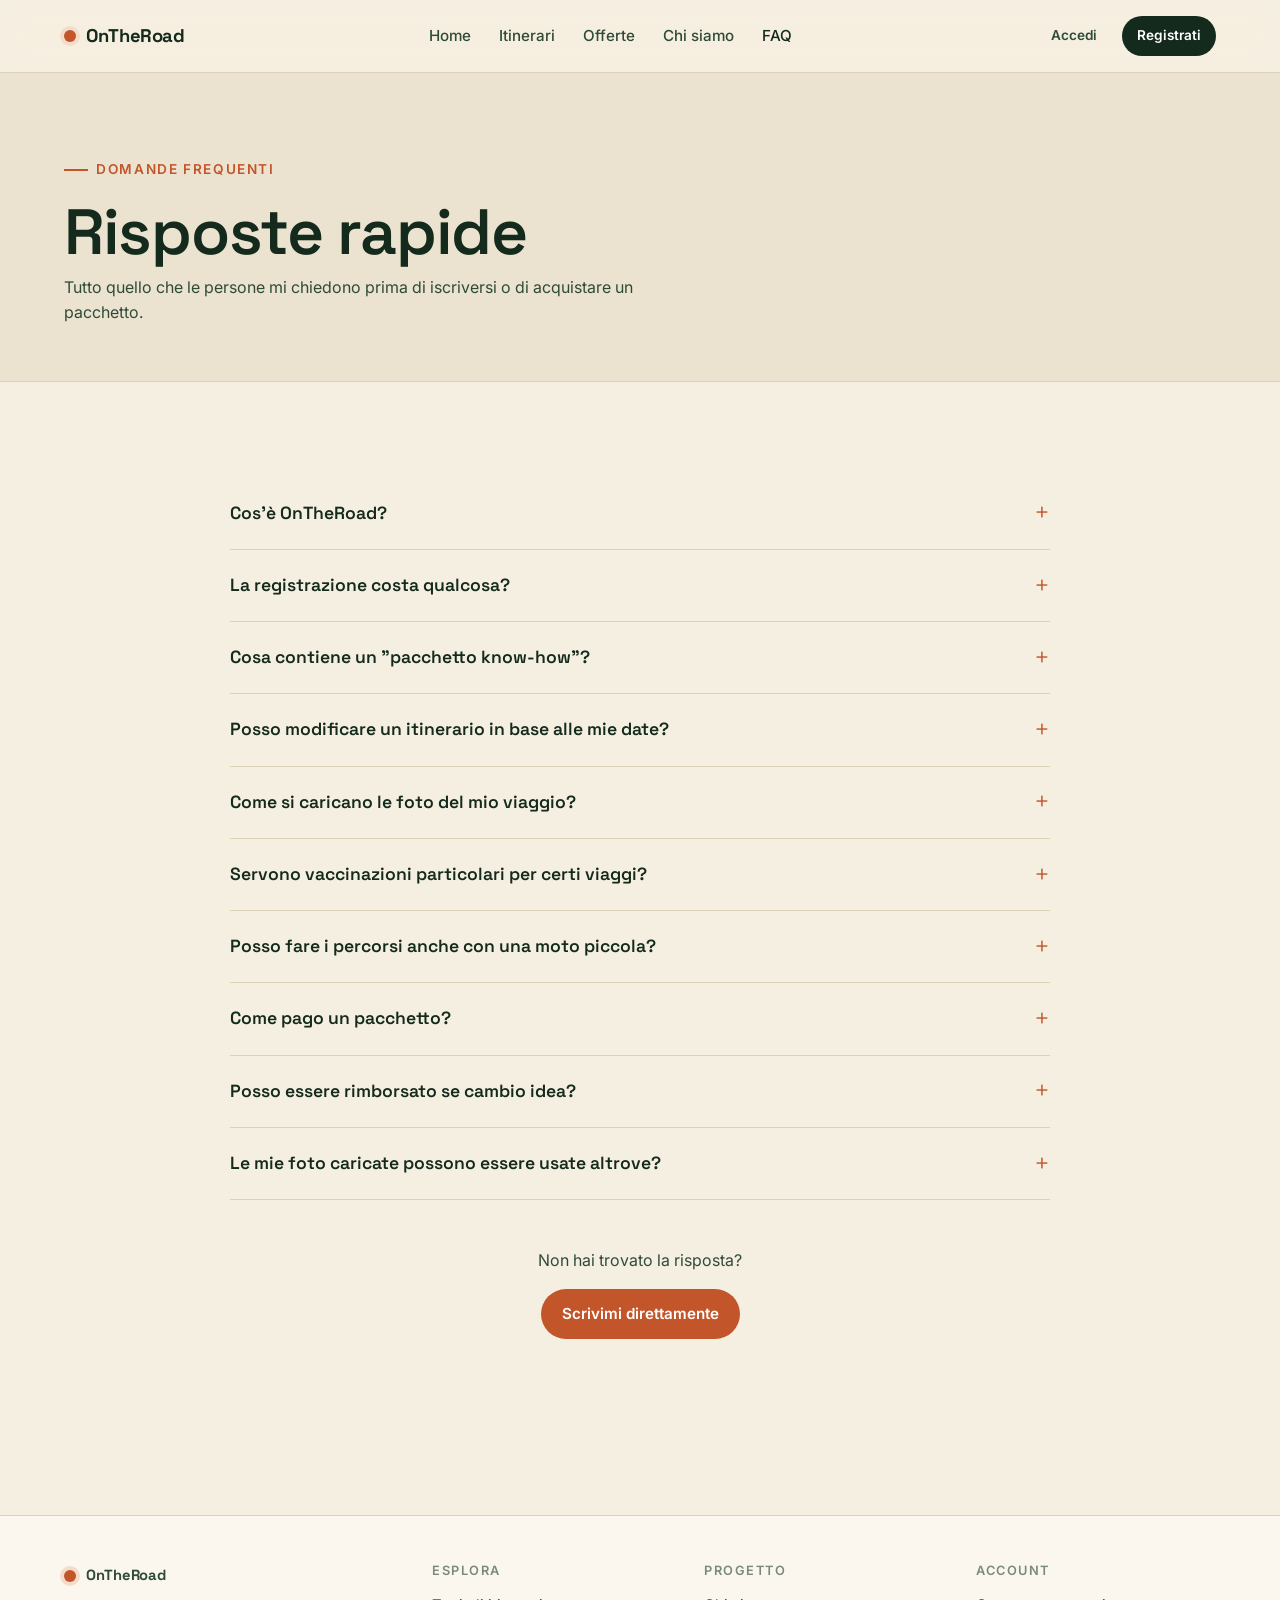
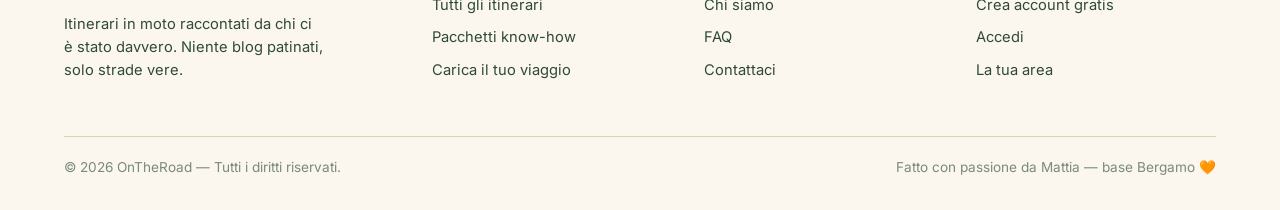
<file: frontend/faq.html>
<!doctype html>
<html lang="it">
<head>
  <meta charset="utf-8" />
  <meta name="viewport" content="width=device-width, initial-scale=1" />
  <title>FAQ — OnTheRoad</title>
  <link rel="preconnect" href="https://fonts.googleapis.com" />
  <link rel="preconnect" href="https://fonts.gstatic.com" crossorigin />
  <link href="https://fonts.googleapis.com/css2?family=Inter:wght@400;500;600;700&family=Space+Grotesk:wght@500;600;700&display=swap" rel="stylesheet" />
  <link rel="stylesheet" href="styles.css" />
</head>
<body>

  <section class="page-header">
    <div class="container">
      <span class="eyebrow">Domande frequenti</span>
      <h1>Risposte rapide</h1>
      <p>Tutto quello che le persone mi chiedono prima di iscriversi o di acquistare un pacchetto.</p>
    </div>
  </section>

  <section class="section">
    <div class="container">
      <div class="faq-list">

        <details class="faq-item">
          <summary class="faq-q">Cos'è OnTheRoad?</summary>
          <div class="faq-a">
            È una raccolta di itinerari in moto che ho fatto realmente, condivisi con foto, tappe, mezzi usati, hotel testati e km/ore tra una tappa e l'altra. Gli iscritti possono anche caricare i propri viaggi.
          </div>
        </details>

        <details class="faq-item">
          <summary class="faq-q">La registrazione costa qualcosa?</summary>
          <div class="faq-a">
            No. Iscriversi è gratis: ti permette di salvare gli itinerari che ti interessano, vedere foto in alta risoluzione e caricare i tuoi viaggi.
          </div>
        </details>

        <details class="faq-item">
          <summary class="faq-q">Cosa contiene un "pacchetto know-how"?</summary>
          <div class="faq-a">
            Per ogni tappa: km e ore di guida, mezzi consigliati con prezzo e durata, hotel/alloggi testati, cosa visitare, documenti necessari, vaccinazioni obbligatorie/consigliate, file GPX e i miei contatti locali. Il tutto in un PDF + cartella scaricabile.
          </div>
        </details>

        <details class="faq-item">
          <summary class="faq-q">Posso modificare un itinerario in base alle mie date?</summary>
          <div class="faq-a">
            Sì. Il pacchetto "Su misura" include una videocall di pianificazione in cui adattiamo insieme tappe e durate al tuo calendario reale.
          </div>
        </details>

        <details class="faq-item">
          <summary class="faq-q">Come si caricano le foto del mio viaggio?</summary>
          <div class="faq-a">
            Dalla tua area profilo trovi il pulsante "Carica itinerario": dai un nome al viaggio, aggiungi le tappe (km, ore, mezzi, foto, note) e pubblichi. È gratis e gli altri iscritti potranno consultarlo.
          </div>
        </details>

        <details class="faq-item">
          <summary class="faq-q">Servono vaccinazioni particolari per certi viaggi?</summary>
          <div class="faq-a">
            Dipende dal paese. Per Marocco, Balcani fuori UE e simili sono utili tetano e epatite A; per Asia/Africa varia molto. Ogni itinerario ha la sezione dedicata con le vaccinazioni consigliate o obbligatorie.
          </div>
        </details>

        <details class="faq-item">
          <summary class="faq-q">Posso fare i percorsi anche con una moto piccola?</summary>
          <div class="faq-a">
            Quasi sempre sì. La difficoltà nei filtri (Facile/Media/Avanzata) tiene conto anche del tipo di moto consigliata. Per i passi alpini o l'Atlante è meglio un mezzo da almeno 500cc, ma ho fatto la riviera albanese con 300cc senza problemi.
          </div>
        </details>

        <details class="faq-item">
          <summary class="faq-q">Come pago un pacchetto?</summary>
          <div class="faq-a">
            Dopo aver inviato la richiesta dalla pagina Offerte ricevi via email un link di pagamento sicuro (carta o PayPal). Una volta confermato, ti arriva il pacchetto in 24h.
          </div>
        </details>

        <details class="faq-item">
          <summary class="faq-q">Posso essere rimborsato se cambio idea?</summary>
          <div class="faq-a">
            Sì, sui pacchetti "Su misura" entro 7 giorni dall'acquisto, se non hai ancora ricevuto la videocall. Sui pacchetti standard non è previsto rimborso, ma puoi sostituirlo con un altro itinerario.
          </div>
        </details>

        <details class="faq-item">
          <summary class="faq-q">Le mie foto caricate possono essere usate altrove?</summary>
          <div class="faq-a">
            Restano tue. Caricandole concedi a OnTheRoad il diritto di mostrarle nell'itinerario; non vengono rivendute né usate per pubblicità.
          </div>
        </details>

      </div>

      <div class="center" style="margin-top:48px;">
        <p>Non hai trovato la risposta?</p>
        <a href="chi-siamo.html#contattami" class="btn btn-accent">Scrivimi direttamente</a>
      </div>
    </div>
  </section>

  <script src="app.js"></script>
  <script>
    renderNav("faq");
    renderFooter();
  </script>
</body>
</html>
</file>
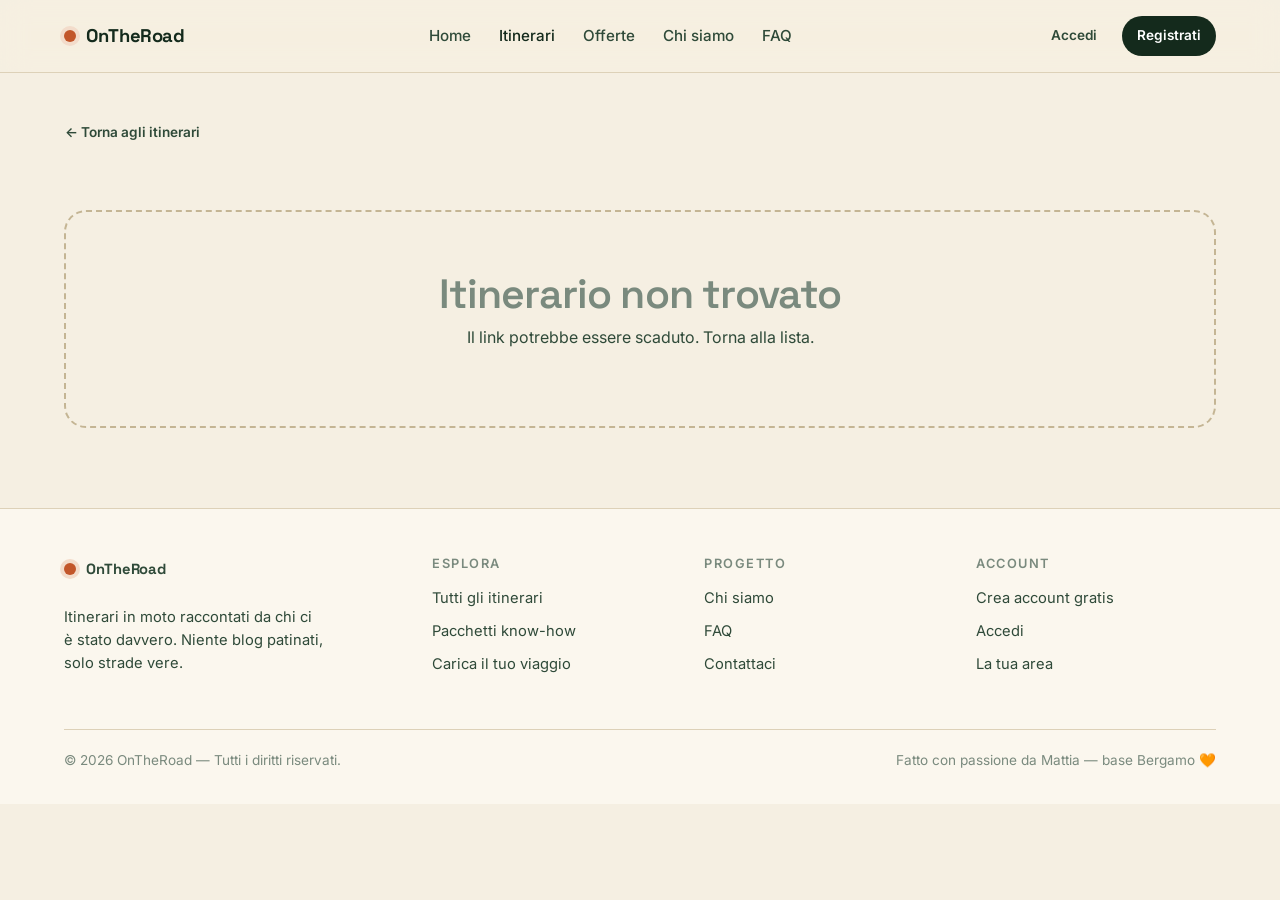
<file: frontend/itinerario.html>
<!doctype html>
<html lang="it">
<head>
  <meta charset="utf-8" />
  <meta name="viewport" content="width=device-width, initial-scale=1" />
  <title>Itinerario — OnTheRoad</title>
  <link rel="preconnect" href="https://fonts.googleapis.com" />
  <link rel="preconnect" href="https://fonts.gstatic.com" crossorigin />
  <link href="https://fonts.googleapis.com/css2?family=Inter:wght@400;500;600;700&family=Space+Grotesk:wght@500;600;700&display=swap" rel="stylesheet" />
  <link rel="stylesheet" href="styles.css" />
</head>
<body>

  <main class="container" style="padding-top: 40px;">
    <a href="itinerari.html" class="btn btn-ghost btn-sm" style="padding-left:0; margin-bottom:18px;">← Torna agli itinerari</a>
    <div id="root"></div>
  </main>

  <script src="app.js"></script>
  <script>
    renderNav("itinerari");

    const params = new URLSearchParams(location.search);
    const id = params.get("id");
    const it = id ? Itineraries.byId(id) : null;
    const root = document.getElementById("root");

    if (!it) {
      root.innerHTML = `
        <div class="empty" style="margin-top:40px;">
          <h2 style="margin:0 0 8px;">Itinerario non trovato</h2>
          <p>Il link potrebbe essere scaduto. <a href="itinerari.html">Torna alla lista</a>.</p>
        </div>
      `;
    } else {
      document.title = it.title + " — OnTheRoad";

      const transports = [...new Set(
        (it.stops || []).flatMap((s) => s.transport || [])
      )];

      root.innerHTML = `
        <div class="detail-hero">
          <img src="${it.cover}" alt="${escapeHtml(it.title)}" />
          <div class="detail-hero-overlay">
            <div>
              <span class="badge" style="background:rgba(255,255,255,.16); color:#fff;">${escapeHtml(it.country)}</span>
              <h1 style="margin-top:10px;">${escapeHtml(it.title)}</h1>
              <div class="meta">
                <span>${ICONS.cal} ${escapeHtml(it.duration)}</span>
                <span>${ICONS.road} ${formatKm(it.distance)}</span>
                <span>${ICONS.pin} ${it.stops.length} tappe</span>
                <span>★ ${escapeHtml(it.difficulty || "—")}</span>
              </div>
            </div>
          </div>
        </div>

        <div class="detail-grid">
          <div>
            <h2>Panoramica</h2>
            <p style="font-size:1.05rem; max-width:680px;">${escapeHtml(it.summary)}</p>

            <h2 style="margin-top:48px;">Le tappe</h2>
            <div class="timeline">
              ${(it.stops || []).map((s, idx) => `
                <div class="stop">
                  <div class="stop-head">
                    <span class="stop-num">TAPPA ${String(idx + 1).padStart(2, "0")}</span>
                    <h3>${escapeHtml(s.name)}</h3>
                  </div>
                  <div class="stop-meta">
                    ${s.km ? `<span>${ICONS.road} ${formatKm(s.km)}</span>` : ""}
                    ${s.hours ? `<span>${ICONS.clock} ${escapeHtml(s.hours)}</span>` : ""}
                    ${s.nights ? `<span>${ICONS.bed} ${s.nights} ${s.nights === 1 ? "notte" : "notti"}</span>` : ""}
                  </div>
                  ${s.notes ? `<p>${escapeHtml(s.notes)}</p>` : ""}
                  <div>
                    ${(s.transport || []).map((t) => `<span class="transport-pill">→ ${escapeHtml(t)}</span>`).join("")}
                  </div>
                  ${(s.photos && s.photos.length) ? `
                    <div class="stop-photos">
                      ${s.photos.map((p) => `<img src="${p}" alt="Foto ${escapeHtml(s.name)}" loading="lazy"/>`).join("")}
                    </div>` : ""
                  }
                </div>
              `).join("")}
            </div>

            ${it.tips && it.tips.length ? `
              <h2 style="margin-top:24px;">Consigli pratici</h2>
              <ul style="padding-left: 18px; color: var(--ink-soft);">
                ${it.tips.map((t) => `<li style="margin-bottom:8px;">${escapeHtml(t)}</li>`).join("")}
              </ul>` : ""
            }
          </div>

          <aside class="detail-aside">
            <h3>Riepilogo viaggio</h3>
            <ul>
              <li><span>Paese</span><span><strong>${escapeHtml(it.country)}</strong></span></li>
              <li><span>Durata</span><span><strong>${escapeHtml(it.duration)}</strong></span></li>
              <li><span>Distanza</span><span><strong>${formatKm(it.distance)}</strong></span></li>
              <li><span>Difficoltà</span><span><strong>${escapeHtml(it.difficulty || "—")}</strong></span></li>
              <li><span>Stagione</span><span><strong>${escapeHtml(it.season || "—")}</strong></span></li>
              <li><span>Tappe</span><span><strong>${it.stops.length}</strong></span></li>
            </ul>

            ${transports.length ? `
              <h3 style="margin-top:18px;">Mezzi usati</h3>
              <div>${transports.map((t) => `<span class="transport-pill">${escapeHtml(t)}</span>`).join("")}</div>
            ` : ""}

            ${(it.documents && it.documents.length) ? `
              <h3 style="margin-top:18px;">Documenti</h3>
              <ul>${it.documents.map((d) => `<li><span>${escapeHtml(d)}</span></li>`).join("")}</ul>
            ` : ""}

            ${(it.vaccinations && it.vaccinations.length) ? `
              <h3 style="margin-top:18px;">Vaccinazioni</h3>
              <ul>${it.vaccinations.map((d) => `<li><span>${escapeHtml(d)}</span></li>`).join("")}</ul>
            ` : ""}

            <hr class="divider" />
            <div style="display:flex; align-items:center; justify-content:space-between; margin-bottom:14px;">
              <div>
                <div style="font-family: var(--font-display); font-size: 1.8rem; font-weight: 700;"><small style="font-size:1rem;">da</small> €${PREZZO_MINIMO_PACCHETTO}</div>
                <div class="muted" style="font-size:.85rem;">pacchetti know-how: Essenziale, Completo, Su misura</div>
              </div>
            </div>
            <a href="offerte.html" class="btn btn-accent btn-block">Scegli il pacchetto</a>
            <p class="muted" style="font-size:.8rem; margin: 12px 0 0;">
              Include hotel testati, contatti utili, mezzi consigliati e file GPX.
            </p>
          </aside>
        </div>
      `;
    }

    renderFooter();
  </script>
</body>
</html>
</file>
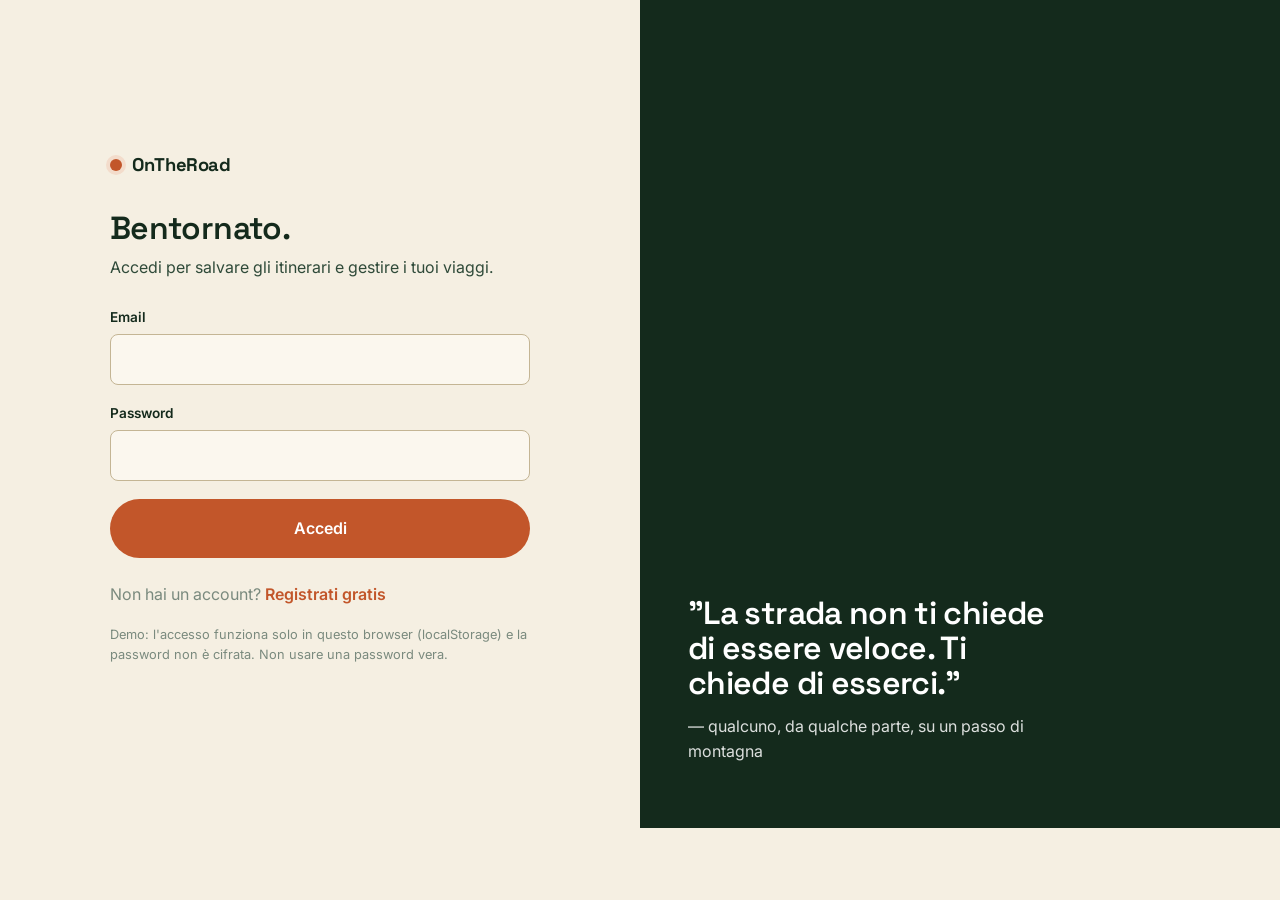
<file: frontend/login.html>
<!doctype html>
<html lang="it">
<head>
  <meta charset="utf-8" />
  <meta name="viewport" content="width=device-width, initial-scale=1" />
  <title>Accedi — OnTheRoad</title>
  <link rel="preconnect" href="https://fonts.googleapis.com" />
  <link rel="preconnect" href="https://fonts.gstatic.com" crossorigin />
  <link href="https://fonts.googleapis.com/css2?family=Inter:wght@400;500;600;700&family=Space+Grotesk:wght@500;600;700&display=swap" rel="stylesheet" />
  <link rel="stylesheet" href="styles.css" />
</head>
<body>

  <main class="auth-shell">
    <div class="auth-form-wrap">
      <div class="auth-form">
        <a href="index.html" class="brand" style="margin-bottom: 32px;">
          <span class="brand-dot"></span> OnTheRoad
        </a>
        <h1>Bentornato.</h1>
        <p class="lead">Accedi per salvare gli itinerari e gestire i tuoi viaggi.</p>

        <form id="loginForm" class="form-stack">
          <div class="field">
            <label for="email">Email</label>
            <input id="email" type="email" required autocomplete="email" />
          </div>
          <div class="field">
            <label for="password">Password</label>
            <input id="password" type="password" required autocomplete="current-password" />
          </div>
          <button type="submit" class="btn btn-accent btn-lg btn-block">Accedi</button>
          <p id="loginError" class="field-error" style="display:none;"></p>
        </form>

        <p style="margin-top:24px;" class="muted">
          Non hai un account? <a href="registrati.html" style="color:var(--accent); font-weight:600;">Registrati gratis</a>
        </p>
        <p class="field-hint" style="margin-top:18px;">
          Demo: l'accesso funziona solo in questo browser (localStorage) e la password non è cifrata.
          Non usare una password vera.
        </p>
      </div>
    </div>
    <div class="auth-art">
      <div class="auth-art-inner">
        <h2>"La strada non ti chiede di essere veloce. Ti chiede di esserci."</h2>
        <p>— qualcuno, da qualche parte, su un passo di montagna</p>
      </div>
    </div>
  </main>

  <script src="app.js"></script>
  <script>
    // se loggato, vai al profilo
    if (Auth.current()) location.href = "profilo.html";

    document.getElementById("loginForm").addEventListener("submit", (e) => {
      e.preventDefault();
      const email = document.getElementById("email").value;
      const password = document.getElementById("password").value;
      const $err = document.getElementById("loginError");
      $err.style.display = "none";
      try {
        Auth.login({ email, password });
        toast("Accesso effettuato!");
        const next = new URLSearchParams(location.search).get("next") || "profilo.html";
        setTimeout(() => (location.href = next), 500);
      } catch (err) {
        $err.textContent = err.message;
        $err.style.display = "block";
      }
    });
  </script>
</body>
</html>
</file>
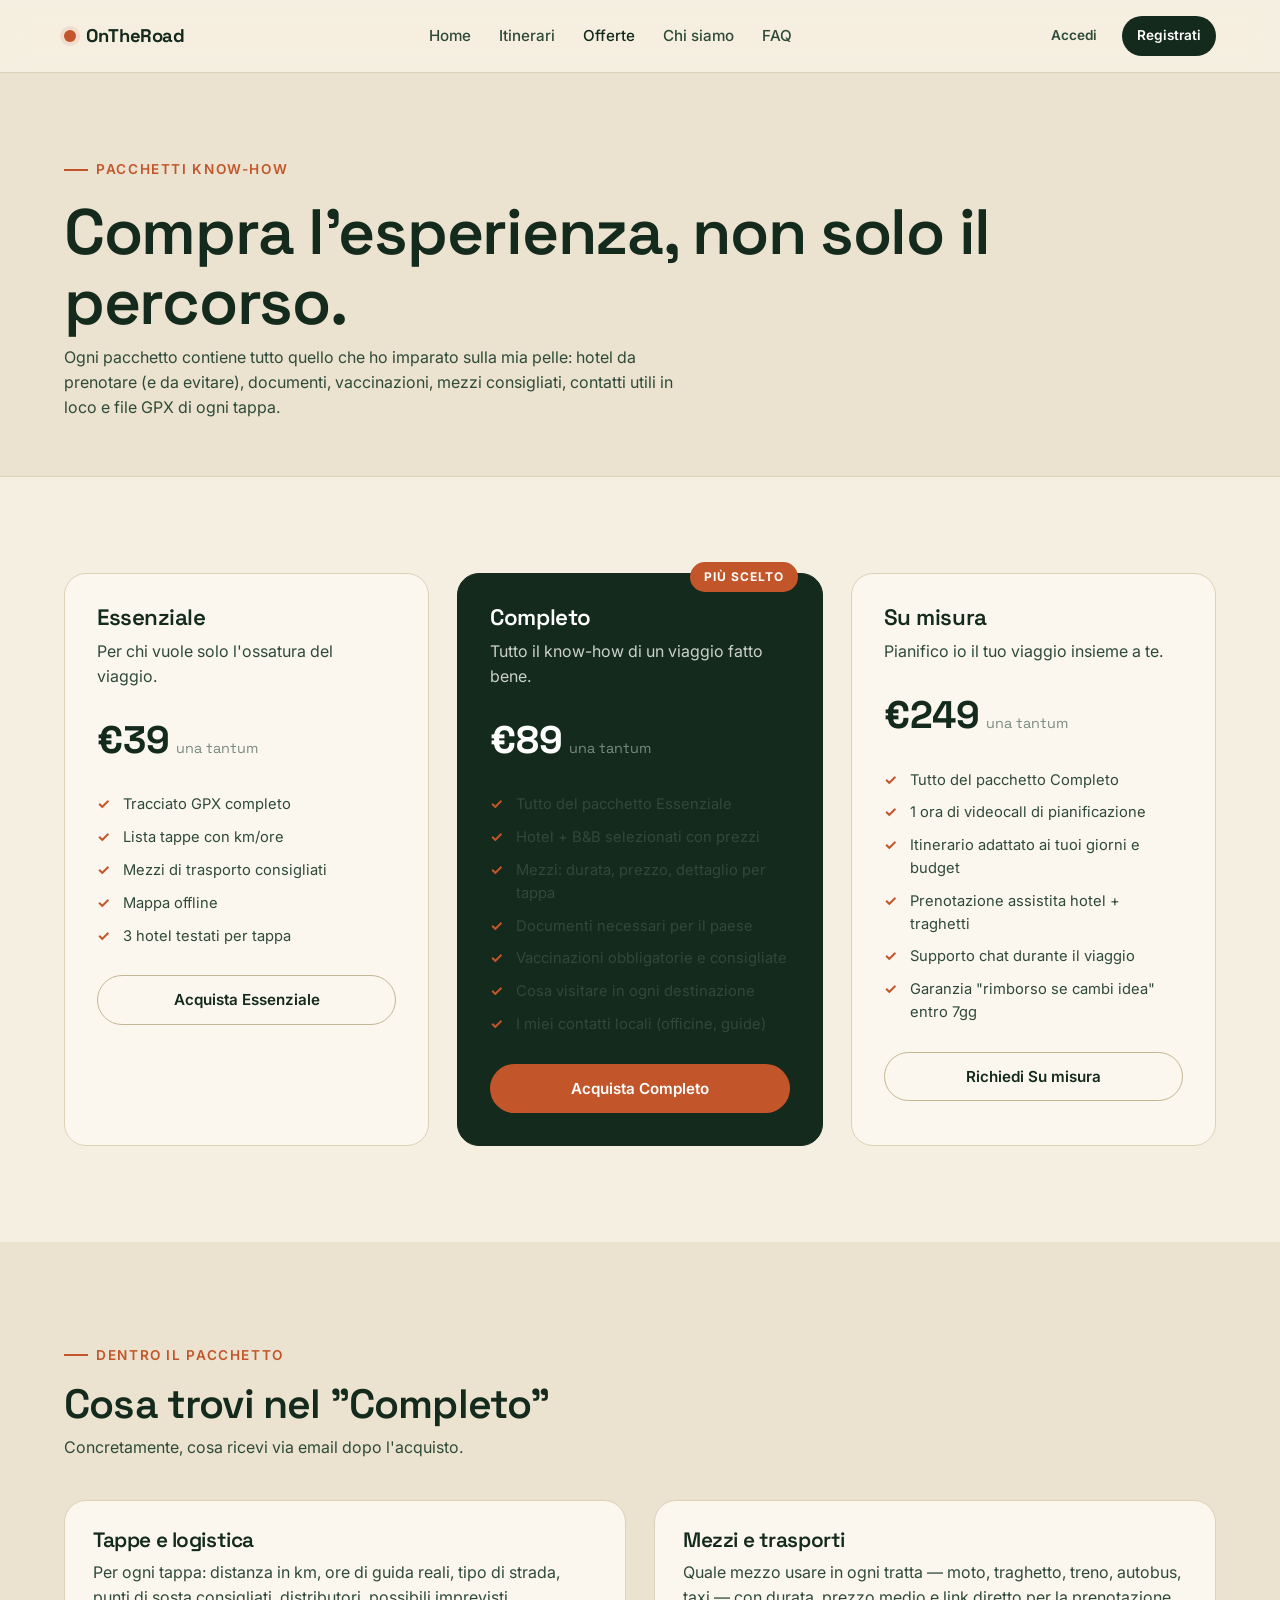
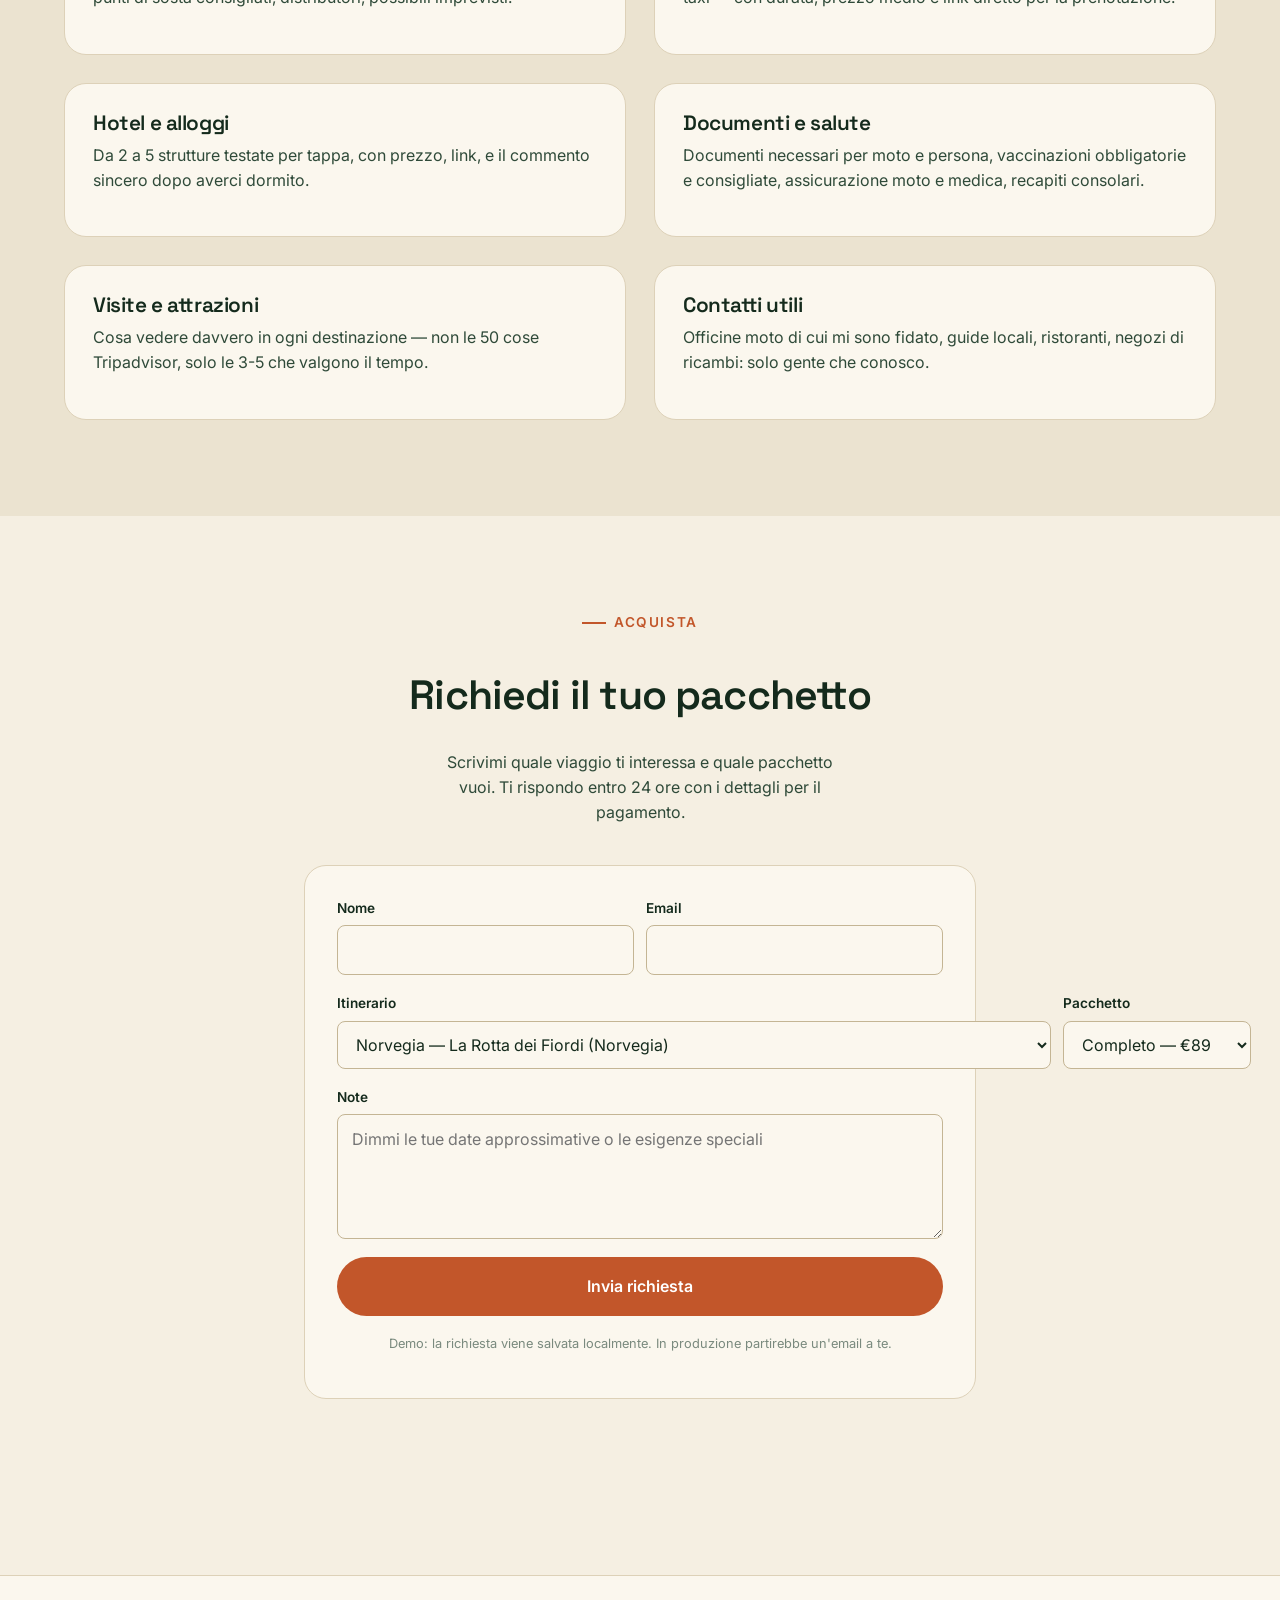
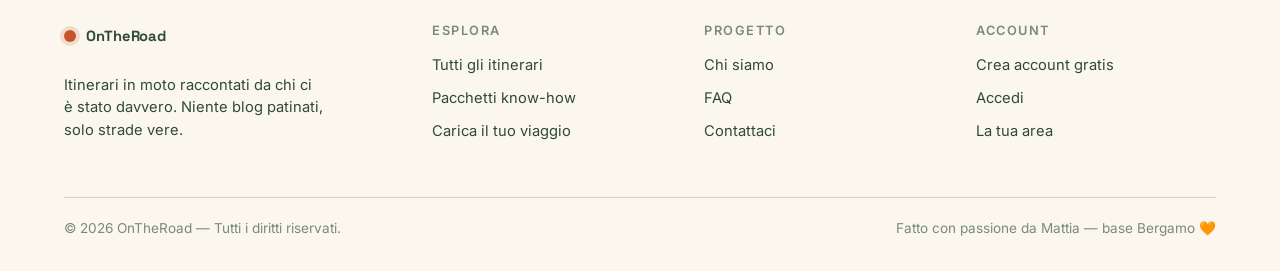
<file: frontend/offerte.html>
<!doctype html>
<html lang="it">
<head>
  <meta charset="utf-8" />
  <meta name="viewport" content="width=device-width, initial-scale=1" />
  <title>Offerte — OnTheRoad</title>
  <link rel="preconnect" href="https://fonts.googleapis.com" />
  <link rel="preconnect" href="https://fonts.gstatic.com" crossorigin />
  <link href="https://fonts.googleapis.com/css2?family=Inter:wght@400;500;600;700&family=Space+Grotesk:wght@500;600;700&display=swap" rel="stylesheet" />
  <link rel="stylesheet" href="styles.css" />
</head>
<body>

  <section class="page-header">
    <div class="container">
      <span class="eyebrow">Pacchetti know-how</span>
      <h1>Compra l'esperienza, non solo il percorso.</h1>
      <p>
        Ogni pacchetto contiene tutto quello che ho imparato sulla mia pelle:
        hotel da prenotare (e da evitare), documenti, vaccinazioni, mezzi
        consigliati, contatti utili in loco e file GPX di ogni tappa.
      </p>
    </div>
  </section>

  <section class="section">
    <div class="container">
      <div class="cards">

        <div class="pkg">
          <h3>Essenziale</h3>
          <p>Per chi vuole solo l'ossatura del viaggio.</p>
          <div class="pkg-price">€39<small>una tantum</small></div>
          <ul>
            <li>Tracciato GPX completo</li>
            <li>Lista tappe con km/ore</li>
            <li>Mezzi di trasporto consigliati</li>
            <li>Mappa offline</li>
            <li>3 hotel testati per tappa</li>
          </ul>
          <a href="#contatto" class="btn btn-outline btn-block">Acquista Essenziale</a>
        </div>

        <div class="pkg pkg-featured">
          <span class="pkg-badge">Più scelto</span>
          <h3>Completo</h3>
          <p>Tutto il know-how di un viaggio fatto bene.</p>
          <div class="pkg-price">€89<small>una tantum</small></div>
          <ul>
            <li>Tutto del pacchetto Essenziale</li>
            <li>Hotel + B&amp;B selezionati con prezzi</li>
            <li>Mezzi: durata, prezzo, dettaglio per tappa</li>
            <li>Documenti necessari per il paese</li>
            <li>Vaccinazioni obbligatorie e consigliate</li>
            <li>Cosa visitare in ogni destinazione</li>
            <li>I miei contatti locali (officine, guide)</li>
          </ul>
          <a href="#contatto" class="btn btn-accent btn-block">Acquista Completo</a>
        </div>

        <div class="pkg">
          <h3>Su misura</h3>
          <p>Pianifico io il tuo viaggio insieme a te.</p>
          <div class="pkg-price">€249<small>una tantum</small></div>
          <ul>
            <li>Tutto del pacchetto Completo</li>
            <li>1 ora di videocall di pianificazione</li>
            <li>Itinerario adattato ai tuoi giorni e budget</li>
            <li>Prenotazione assistita hotel + traghetti</li>
            <li>Supporto chat durante il viaggio</li>
            <li>Garanzia "rimborso se cambi idea" entro 7gg</li>
          </ul>
          <a href="#contatto" class="btn btn-outline btn-block">Richiedi Su misura</a>
        </div>

      </div>
    </div>
  </section>

  <!-- Cosa è incluso -->
  <section class="section section-soft">
    <div class="container">
      <div class="section-head">
        <div>
          <span class="eyebrow">Dentro il pacchetto</span>
          <h2>Cosa trovi nel "Completo"</h2>
          <p>Concretamente, cosa ricevi via email dopo l'acquisto.</p>
        </div>
      </div>

      <div class="cards cards-2">
        <div class="card" style="padding:28px;">
          <h3>Tappe e logistica</h3>
          <p>Per ogni tappa: distanza in km, ore di guida reali, tipo di strada,
             punti di sosta consigliati, distributori, possibili imprevisti.</p>
        </div>
        <div class="card" style="padding:28px;">
          <h3>Mezzi e trasporti</h3>
          <p>Quale mezzo usare in ogni tratta — moto, traghetto, treno, autobus, taxi —
             con durata, prezzo medio e link diretto per la prenotazione.</p>
        </div>
        <div class="card" style="padding:28px;">
          <h3>Hotel e alloggi</h3>
          <p>Da 2 a 5 strutture testate per tappa, con prezzo, link, e il
             commento sincero dopo averci dormito.</p>
        </div>
        <div class="card" style="padding:28px;">
          <h3>Documenti e salute</h3>
          <p>Documenti necessari per moto e persona, vaccinazioni obbligatorie e
             consigliate, assicurazione moto e medica, recapiti consolari.</p>
        </div>
        <div class="card" style="padding:28px;">
          <h3>Visite e attrazioni</h3>
          <p>Cosa vedere davvero in ogni destinazione — non le 50 cose Tripadvisor,
             solo le 3-5 che valgono il tempo.</p>
        </div>
        <div class="card" style="padding:28px;">
          <h3>Contatti utili</h3>
          <p>Officine moto di cui mi sono fidato, guide locali, ristoranti, negozi
             di ricambi: solo gente che conosco.</p>
        </div>
      </div>
    </div>
  </section>

  <!-- contatto -->
  <section class="section" id="contatto">
    <div class="container" style="max-width: 720px;">
      <div class="section-head" style="justify-content:center; text-align:center; flex-direction:column; align-items:center;">
        <span class="eyebrow">Acquista</span>
        <h2 style="text-align:center;">Richiedi il tuo pacchetto</h2>
        <p style="text-align:center;">Scrivimi quale viaggio ti interessa e quale pacchetto vuoi. Ti rispondo entro 24 ore con i dettagli per il pagamento.</p>
      </div>
      <form class="form-stack" id="orderForm" style="background:var(--surface); padding:32px; border:1px solid var(--line); border-radius: var(--radius-lg);">
        <div class="row-2">
          <div class="field">
            <label for="o-name">Nome</label>
            <input id="o-name" required />
          </div>
          <div class="field">
            <label for="o-email">Email</label>
            <input id="o-email" type="email" required />
          </div>
        </div>
        <div class="row-2">
          <div class="field">
            <label for="o-itin">Itinerario</label>
            <select id="o-itin"></select>
          </div>
          <div class="field">
            <label for="o-pkg">Pacchetto</label>
            <select id="o-pkg">
              <option>Essenziale — €39</option>
              <option selected>Completo — €89</option>
              <option>Su misura — €249</option>
            </select>
          </div>
        </div>
        <div class="field">
          <label for="o-msg">Note</label>
          <textarea id="o-msg" rows="4" placeholder="Dimmi le tue date approssimative o le esigenze speciali"></textarea>
        </div>
        <button class="btn btn-accent btn-block btn-lg" type="submit">Invia richiesta</button>
        <p class="field-hint center">Demo: la richiesta viene salvata localmente. In produzione partirebbe un'email a te.</p>
      </form>
    </div>
  </section>

  <script src="app.js"></script>
  <script>
    renderNav("offerte");
    renderFooter();

    // popola select itinerari
    const $itin = document.getElementById("o-itin");
    Itineraries.all().forEach((it) => {
      const o = document.createElement("option");
      o.value = it.id; o.textContent = `${it.title} (${it.country})`;
      $itin.appendChild(o);
    });

    document.getElementById("orderForm").addEventListener("submit", (e) => {
      e.preventDefault();
      toast("Richiesta inviata! Ti risponderò entro 24h.");
      e.target.reset();
    });
  </script>
</body>
</html>
</file>
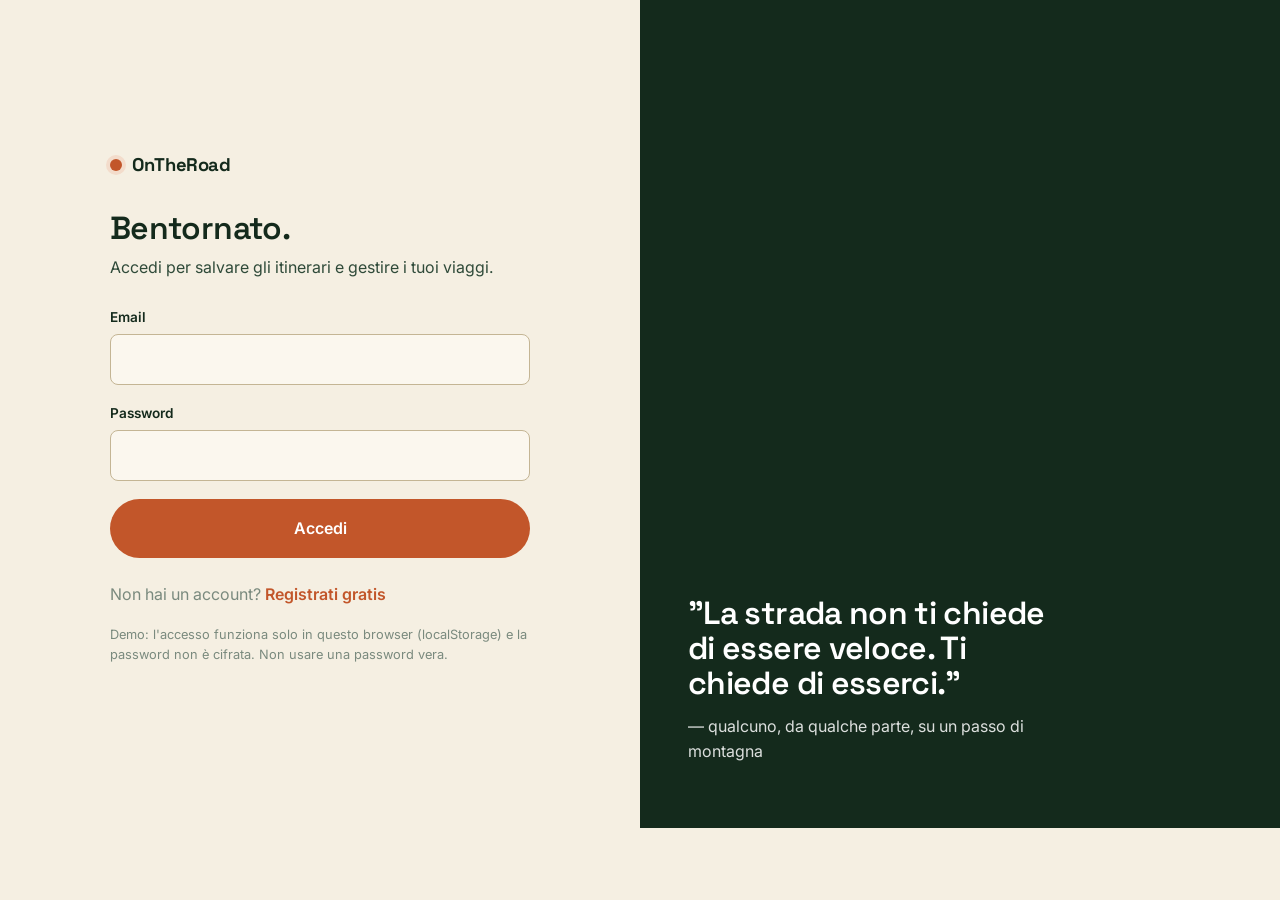
<file: frontend/profilo.html>
<!doctype html>
<html lang="it">
<head>
  <meta charset="utf-8" />
  <meta name="viewport" content="width=device-width, initial-scale=1" />
  <title>Profilo — OnTheRoad</title>
  <link rel="preconnect" href="https://fonts.googleapis.com" />
  <link rel="preconnect" href="https://fonts.gstatic.com" crossorigin />
  <link href="https://fonts.googleapis.com/css2?family=Inter:wght@400;500;600;700&family=Space+Grotesk:wght@500;600;700&display=swap" rel="stylesheet" />
  <link rel="stylesheet" href="styles.css" />
</head>
<body>

  <section class="page-header">
    <div class="container">
      <span class="eyebrow">Area personale</span>
      <h1 id="welcome">Profilo</h1>
      <p>Carica un nuovo itinerario o consulta quelli che hai già pubblicato.</p>
    </div>
  </section>

  <section class="section">
    <div class="container">

      <!-- I miei itinerari -->
      <div class="section-head">
        <div>
          <h2>I miei itinerari</h2>
          <p>Tutti i viaggi che hai pubblicato.</p>
        </div>
        <button class="btn btn-accent" id="btnNew">+ Nuovo itinerario</button>
      </div>
      <div class="cards" id="myList"></div>
      <div class="empty" id="myEmpty" style="display:none;">
        Non hai ancora caricato itinerari. Premi "Nuovo itinerario" per iniziare.
      </div>

      <!-- Form nuovo itinerario -->
      <div id="formCard" style="display:none; margin-top:48px; background:var(--surface); border:1px solid var(--line); border-radius: var(--radius-lg); padding:36px;">
        <div class="section-head">
          <div>
            <span class="eyebrow">Carica</span>
            <h2 style="margin:0;">Nuovo itinerario</h2>
          </div>
          <button class="btn btn-ghost btn-sm" id="btnCancel">Annulla</button>
        </div>

        <form id="itinForm" class="form-stack">
          <div class="row-2">
            <div class="field">
              <label>Titolo</label>
              <input id="f-title" required placeholder="Es: Albania Loop — coste e montagne" />
            </div>
            <div class="field">
              <label>Paese</label>
              <input id="f-country" required placeholder="Es: Albania" />
            </div>
          </div>
          <div class="row-3">
            <div class="field">
              <label>Durata</label>
              <input id="f-duration" required placeholder="Es: 9 giorni" />
            </div>
            <div class="field">
              <label>Difficoltà</label>
              <select id="f-difficulty">
                <option>Facile</option>
                <option selected>Media</option>
                <option>Avanzata</option>
              </select>
            </div>
            <div class="field">
              <label>Stagione consigliata</label>
              <input id="f-season" placeholder="Es: Maggio - Settembre" />
            </div>
          </div>
          <div class="field">
            <label>Descrizione breve</label>
            <textarea id="f-summary" rows="3" required placeholder="Due righe per raccontare il viaggio."></textarea>
          </div>

          <div class="field">
            <label>Foto di copertina</label>
            <div class="upload-zone" id="coverDrop">
              <strong>Carica un'immagine</strong> o trascinala qui
              <input type="file" id="f-cover" accept="image/*" hidden />
            </div>
            <img id="coverPreview" style="display:none; margin-top:12px; max-height:200px; border-radius: var(--radius-sm); object-fit:cover;" />
          </div>

          <hr class="divider" />
          <h3 style="margin:0;">Tappe del viaggio</h3>
          <p class="muted" style="margin:0 0 8px;">Aggiungi una tappa per ogni spostamento o sosta. Per ogni tappa puoi indicare i mezzi usati, km, ore, foto e note.</p>

          <div id="stopsContainer"></div>
          <button type="button" class="btn btn-outline" id="btnAddStop">+ Aggiungi tappa</button>

          <hr class="divider" />
          <h3 style="margin:0;">Info utili (opzionale)</h3>
          <div class="field">
            <label>Documenti necessari (uno per riga)</label>
            <textarea id="f-docs" rows="3" placeholder="Es:
Carta d'identità valida 6+ mesi
Patente A internazionale"></textarea>
          </div>
          <div class="field">
            <label>Vaccinazioni (una per riga)</label>
            <textarea id="f-vacc" rows="2" placeholder="Es:
Tetano (richiamo)
Epatite A"></textarea>
          </div>
          <div class="field">
            <label>Consigli pratici (uno per riga)</label>
            <textarea id="f-tips" rows="3" placeholder="Es:
Cambia euro nelle banche, evita gli aeroporti
Fai sempre il pieno quando lo trovi"></textarea>
          </div>

          <button type="submit" class="btn btn-accent btn-lg btn-block">Pubblica itinerario</button>
        </form>
      </div>

    </div>
  </section>

  <!-- TEMPLATE TAPPA -->
  <template id="stopTpl">
    <div class="stop-editor">
      <button type="button" class="remove-stop" title="Rimuovi tappa">✕</button>
      <div class="row-2">
        <div class="field">
          <label>Nome tappa</label>
          <input class="s-name" required placeholder="Es: Tirana → Berat" />
        </div>
        <div class="field">
          <label>Notti</label>
          <input class="s-nights" type="number" min="0" value="0" />
        </div>
      </div>
      <div class="row-3">
        <div class="field">
          <label>Km</label>
          <input class="s-km" type="number" min="0" placeholder="122" />
        </div>
        <div class="field">
          <label>Ore (testo)</label>
          <input class="s-hours" placeholder="2h 30m" />
        </div>
        <div class="field">
          <label>Mezzi (separati da virgola)</label>
          <input class="s-transport" placeholder="Moto, Traghetto, Treno" />
        </div>
      </div>
      <div class="field">
        <label>Note</label>
        <textarea class="s-notes" rows="2" placeholder="Cosa visitare, dove dormire, attenzioni…"></textarea>
      </div>
      <div class="field">
        <label>Foto della tappa</label>
        <div class="upload-zone s-drop">
          <strong>Aggiungi foto</strong> (puoi caricarne più di una)
          <input type="file" class="s-photos-input" accept="image/*" multiple hidden />
        </div>
        <div class="thumbs s-thumbs"></div>
      </div>
    </div>
  </template>

  <script src="app.js"></script>
  <script>
    if (!requireAuth()) { /* redirect */ }

    const user = Auth.current();
    document.getElementById("welcome").textContent = "Ciao, " + user.name;
    renderNav();
    renderFooter();

    // ----- mostra "i miei itinerari" -----
    function renderMyList() {
      const mine = Itineraries.userItinerariesByEmail(user.email);
      const $list = document.getElementById("myList");
      const $empty = document.getElementById("myEmpty");
      if (mine.length === 0) {
        $list.innerHTML = "";
        $empty.style.display = "block";
        return;
      }
      $empty.style.display = "none";
      $list.innerHTML = mine.map((it) => `
        <a href="itinerario.html?id=${it.id}" class="card">
          <div class="card-media">
            <img src="${it.cover}" alt="${escapeHtml(it.title)}" />
            <span class="card-tag">${escapeHtml(it.country)}</span>
          </div>
          <div class="card-body">
            <h3 class="card-title">${escapeHtml(it.title)}</h3>
            <div class="card-meta">
              <span>${ICONS.cal} ${escapeHtml(it.duration)}</span>
              <span>${ICONS.pin} ${it.stops.length} tappe</span>
            </div>
            <p style="font-size:.9rem; margin:0;">${escapeHtml((it.summary || "").slice(0,90))}…</p>
          </div>
        </a>
      `).join("");
    }
    renderMyList();

    // ----- toggle form -----
    const $form = document.getElementById("formCard");
    document.getElementById("btnNew").addEventListener("click", () => {
      $form.style.display = "block";
      $form.scrollIntoView({ behavior: "smooth" });
      if (document.getElementById("stopsContainer").children.length === 0) addStop();
    });
    document.getElementById("btnCancel").addEventListener("click", () => {
      $form.style.display = "none";
    });

    // ----- file → dataURL helper -----
    function fileToDataUrl(file) {
      return new Promise((resolve, reject) => {
        const r = new FileReader();
        r.onload = () => resolve(r.result);
        r.onerror = reject;
        r.readAsDataURL(file);
      });
    }

    // ----- cover upload -----
    const $coverDrop = document.getElementById("coverDrop");
    const $coverInput = document.getElementById("f-cover");
    const $coverPreview = document.getElementById("coverPreview");
    let coverDataUrl = "";

    $coverDrop.addEventListener("click", () => $coverInput.click());
    $coverInput.addEventListener("change", async () => {
      const f = $coverInput.files[0];
      if (!f) return;
      coverDataUrl = await fileToDataUrl(f);
      $coverPreview.src = coverDataUrl;
      $coverPreview.style.display = "block";
    });

    // ----- stops -----
    const $stopsContainer = document.getElementById("stopsContainer");
    const $stopTpl = document.getElementById("stopTpl");
    document.getElementById("btnAddStop").addEventListener("click", addStop);

    function addStop() {
      const node = $stopTpl.content.firstElementChild.cloneNode(true);
      $stopsContainer.appendChild(node);

      // remove
      node.querySelector(".remove-stop").addEventListener("click", () => node.remove());

      // photos upload
      const drop = node.querySelector(".s-drop");
      const input = node.querySelector(".s-photos-input");
      const thumbs = node.querySelector(".s-thumbs");
      node._photos = [];

      drop.addEventListener("click", () => input.click());
      input.addEventListener("change", async () => {
        for (const f of input.files) {
          const url = await fileToDataUrl(f);
          node._photos.push(url);
          const im = document.createElement("img");
          im.src = url;
          thumbs.appendChild(im);
        }
        input.value = "";
      });
    }

    // ----- submit -----
    document.getElementById("itinForm").addEventListener("submit", (e) => {
      e.preventDefault();

      const title = document.getElementById("f-title").value.trim();
      const country = document.getElementById("f-country").value.trim();
      const duration = document.getElementById("f-duration").value.trim();
      const difficulty = document.getElementById("f-difficulty").value;
      const season = document.getElementById("f-season").value.trim();
      const summary = document.getElementById("f-summary").value.trim();

      if (!coverDataUrl) {
        toast("Aggiungi una foto di copertina.", "error"); return;
      }

      const stops = [];
      let totalKm = 0;
      let totalDays = 0;
      $stopsContainer.querySelectorAll(".stop-editor").forEach((node) => {
        const km = parseInt(node.querySelector(".s-km").value || "0", 10) || 0;
        const nights = parseInt(node.querySelector(".s-nights").value || "0", 10) || 0;
        totalKm += km;
        totalDays += nights;
        stops.push({
          name: node.querySelector(".s-name").value.trim(),
          km,
          hours: node.querySelector(".s-hours").value.trim(),
          nights,
          transport: node.querySelector(".s-transport").value.split(",")
                       .map((t) => t.trim()).filter(Boolean),
          notes: node.querySelector(".s-notes").value.trim(),
          photos: node._photos || [],
        });
      });

      if (stops.length === 0) {
        toast("Aggiungi almeno una tappa.", "error"); return;
      }

      const linesToArr = (id) =>
        document.getElementById(id).value.split("\n").map((s) => s.trim()).filter(Boolean);

      const itin = {
        id: "u_" + Date.now(),
        title, country, duration, difficulty, season, summary,
        days: totalDays || stops.length,
        distance: totalKm,
        cover: coverDataUrl,
        stops,
        documents: linesToArr("f-docs"),
        vaccinations: linesToArr("f-vacc"),
        tips: linesToArr("f-tips"),
        authorEmail: user.email,
        authorName: user.name,
        createdAt: new Date().toISOString(),
      };

      try {
        Itineraries.saveUserItinerary(itin);
        toast("Itinerario pubblicato!");
        setTimeout(() => location.href = "itinerario.html?id=" + itin.id, 700);
      } catch (err) {
        // i dataURL delle foto possono superare la quota localStorage
        toast("Errore: foto troppo pesanti per il browser. Riduci dimensione.", "error");
      }
    });
  </script>
</body>
</html>
</file>
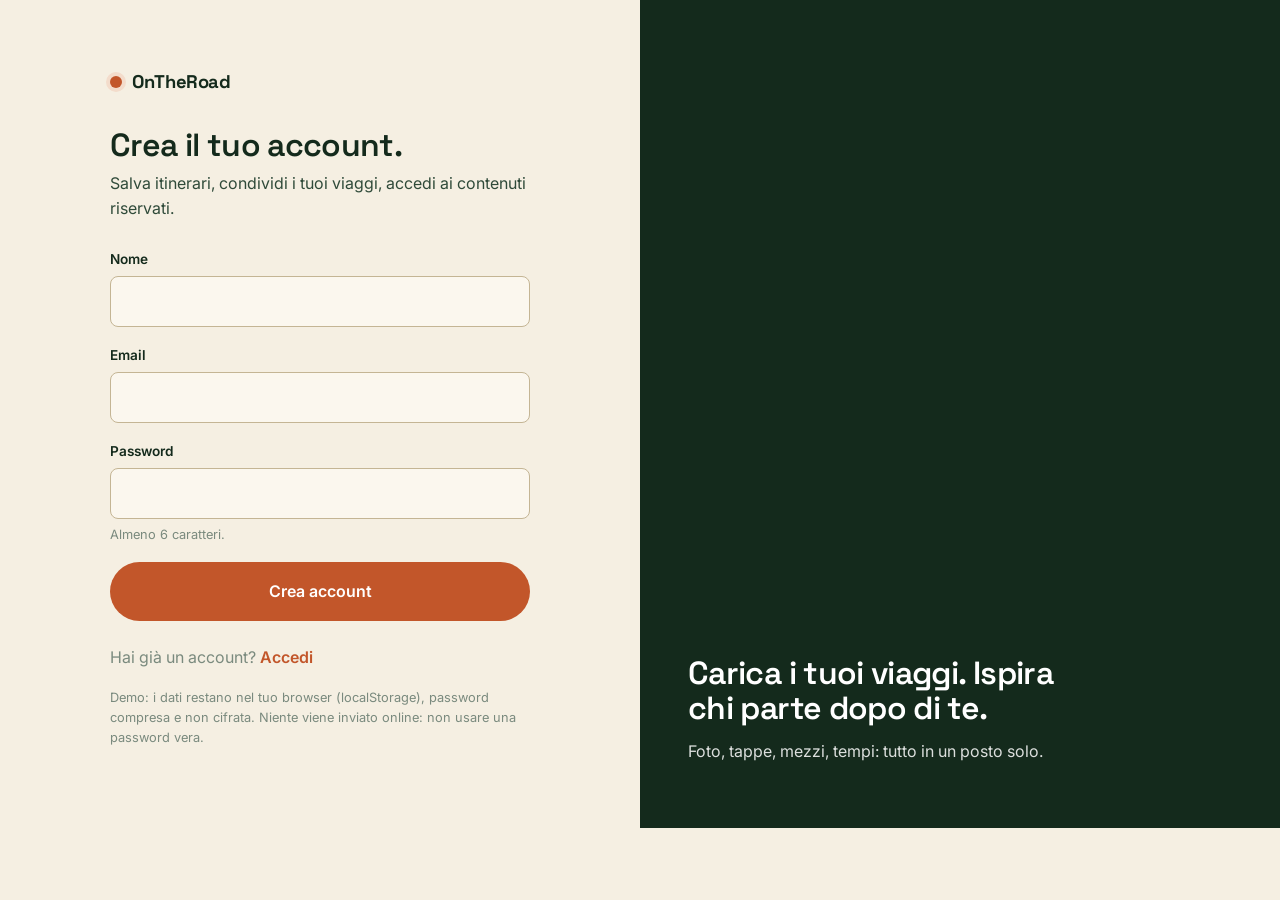
<file: frontend/registrati.html>
<!doctype html>
<html lang="it">
<head>
  <meta charset="utf-8" />
  <meta name="viewport" content="width=device-width, initial-scale=1" />
  <title>Registrati — OnTheRoad</title>
  <link rel="preconnect" href="https://fonts.googleapis.com" />
  <link rel="preconnect" href="https://fonts.gstatic.com" crossorigin />
  <link href="https://fonts.googleapis.com/css2?family=Inter:wght@400;500;600;700&family=Space+Grotesk:wght@500;600;700&display=swap" rel="stylesheet" />
  <link rel="stylesheet" href="styles.css" />
</head>
<body>

  <main class="auth-shell">
    <div class="auth-form-wrap">
      <div class="auth-form">
        <a href="index.html" class="brand" style="margin-bottom: 32px;">
          <span class="brand-dot"></span> OnTheRoad
        </a>
        <h1>Crea il tuo account.</h1>
        <p class="lead">Salva itinerari, condividi i tuoi viaggi, accedi ai contenuti riservati.</p>

        <form id="registerForm" class="form-stack">
          <div class="field">
            <label for="name">Nome</label>
            <input id="name" required />
          </div>
          <div class="field">
            <label for="email">Email</label>
            <input id="email" type="email" required autocomplete="email" />
          </div>
          <div class="field">
            <label for="password">Password</label>
            <input id="password" type="password" required minlength="6" autocomplete="new-password" />
            <span class="field-hint">Almeno 6 caratteri.</span>
          </div>
          <button type="submit" class="btn btn-accent btn-lg btn-block">Crea account</button>
          <p id="regError" class="field-error" style="display:none;"></p>
        </form>

        <p style="margin-top:24px;" class="muted">
          Hai già un account? <a href="login.html" style="color:var(--accent); font-weight:600;">Accedi</a>
        </p>
        <p class="field-hint" style="margin-top:18px;">
          Demo: i dati restano nel tuo browser (localStorage), password compresa e non cifrata.
          Niente viene inviato online: non usare una password vera.
        </p>
      </div>
    </div>
    <div class="auth-art">
      <div class="auth-art-inner">
        <h2>Carica i tuoi viaggi. Ispira chi parte dopo di te.</h2>
        <p>Foto, tappe, mezzi, tempi: tutto in un posto solo.</p>
      </div>
    </div>
  </main>

  <script src="app.js"></script>
  <script>
    if (Auth.current()) location.href = "profilo.html";

    document.getElementById("registerForm").addEventListener("submit", (e) => {
      e.preventDefault();
      const name = document.getElementById("name").value.trim();
      const email = document.getElementById("email").value;
      const password = document.getElementById("password").value;
      const $err = document.getElementById("regError");
      $err.style.display = "none";
      try {
        Auth.register({ name, email, password });
        toast("Account creato. Benvenuto!");
        setTimeout(() => (location.href = "profilo.html"), 600);
      } catch (err) {
        $err.textContent = err.message;
        $err.style.display = "block";
      }
    });
  </script>
</body>
</html>
</file>
<file: frontend/styles.css>
/* =========================================================
   OnTheRoad — design system
   Stile: minimal bianco con accenti arancio
   ========================================================= */

:root {
  /* palette — Avventura: verde foresta + terracotta + crema */
  --bg: #f5efe2;          /* crema di fondo */
  --bg-soft: #ebe3d0;     /* crema più calda per sezioni alternate */
  --bg-muted: #dccfb1;    /* placeholder/skeleton */
  --surface: #fbf7ee;     /* card e superfici elevate (crema chiara) */
  --ink: #142a1c;         /* verde foresta scurissimo */
  --ink-soft: #2f4a39;    /* verde più morbido per testo secondario */
  --ink-muted: #7a8a7e;   /* muted */
  --line: #ddd1b8;        /* linee calde su crema */
  --line-strong: #c4b594;
  --accent: #c2562a;      /* terracotta */
  --accent-dark: #9d4220;
  --accent-soft: #f3dccb; /* terracotta diluita */
  --forest: #2c5d3a;      /* verde di servizio per badge/icone */
  --forest-soft: #d6e3d6;
  --success: #2d6b3e;
  --danger: #b8362f;

  /* typography */
  --font-sans: "Inter", "Helvetica Neue", Arial, sans-serif;
  --font-display: "Space Grotesk", "Inter", sans-serif;

  /* spacing */
  --radius-sm: 8px;
  --radius: 14px;
  --radius-lg: 22px;
  --shadow-sm: 0 1px 2px rgba(20, 17, 15, 0.06);
  --shadow: 0 8px 24px rgba(20, 17, 15, 0.08);
  --shadow-lg: 0 24px 60px rgba(20, 17, 15, 0.12);

  --container: 1200px;
}

/* reset */
*, *::before, *::after { box-sizing: border-box; }
html, body { margin: 0; padding: 0; }
body {
  font-family: var(--font-sans);
  color: var(--ink);
  background: var(--bg);
  -webkit-font-smoothing: antialiased;
  -moz-osx-font-smoothing: grayscale;
  font-size: 16px;
  line-height: 1.55;
}
img { max-width: 100%; display: block; }
a { color: inherit; text-decoration: none; }
button { font-family: inherit; cursor: pointer; }
input, textarea, select, button { font: inherit; color: inherit; }

h1, h2, h3, h4 {
  font-family: var(--font-display);
  font-weight: 600;
  letter-spacing: -0.02em;
  margin: 0 0 0.4em 0;
  line-height: 1.1;
}
h1 { font-size: clamp(2.4rem, 5vw, 4.2rem); }
h2 { font-size: clamp(1.8rem, 3.2vw, 2.6rem); }
h3 { font-size: 1.3rem; }
p  { margin: 0 0 1em 0; color: var(--ink-soft); }

.container {
  max-width: var(--container);
  margin: 0 auto;
  padding: 0 24px;
}

/* =========================================================
   NAV
   ========================================================= */
.nav {
  position: sticky;
  top: 0;
  z-index: 50;
  background: rgba(245, 239, 226, 0.88);
  backdrop-filter: saturate(180%) blur(14px);
  border-bottom: 1px solid var(--line);
}
.nav-inner {
  display: flex;
  align-items: center;
  justify-content: space-between;
  height: 72px;
}
.brand {
  display: inline-flex;
  align-items: center;
  gap: 10px;
  font-family: var(--font-display);
  font-weight: 700;
  font-size: 1.15rem;
  letter-spacing: -0.02em;
}
.brand-dot {
  width: 12px; height: 12px; border-radius: 50%;
  background: var(--accent);
  box-shadow: 0 0 0 4px var(--accent-soft);
}
.nav-links {
  display: flex; gap: 28px; align-items: center;
}
.nav-links a {
  font-size: 0.95rem;
  color: var(--ink-soft);
  font-weight: 500;
  transition: color .15s;
}
.nav-links a:hover, .nav-links a.is-active { color: var(--ink); }
.nav-cta { display: flex; gap: 10px; align-items: center; }

.menu-toggle {
  display: none;
  background: none; border: none; padding: 8px;
}
@media (max-width: 880px) {
  .nav-links, .nav-cta .btn:not(.btn-primary) { display: none; }
  .menu-toggle { display: inline-flex; }
  .nav-links.is-open {
    display: flex;
    position: absolute;
    top: 72px; left: 0; right: 0;
    background: var(--surface);
    flex-direction: column;
    gap: 0;
    padding: 12px 24px 24px;
    border-bottom: 1px solid var(--line);
    box-shadow: var(--shadow);
  }
  .nav-links.is-open a {
    padding: 14px 0;
    border-bottom: 1px solid var(--line);
    font-size: 1rem;
  }
}

/* =========================================================
   BUTTONS
   ========================================================= */
.btn {
  display: inline-flex;
  align-items: center;
  justify-content: center;
  gap: 8px;
  padding: 12px 20px;
  border-radius: 999px;
  border: 1px solid transparent;
  background: transparent;
  font-weight: 600;
  font-size: 0.95rem;
  transition: all .18s ease;
  white-space: nowrap;
}
.btn:hover { transform: translateY(-1px); }
.btn-primary {
  background: var(--ink);
  color: #fff;
}
.btn-primary:hover { background: var(--accent); }
.btn-accent {
  background: var(--accent);
  color: #fff;
}
.btn-accent:hover { background: var(--accent-dark); }
.btn-outline {
  border-color: var(--line-strong);
  color: var(--ink);
}
.btn-outline:hover { border-color: var(--ink); }
.btn-ghost { color: var(--ink-soft); }
.btn-ghost:hover { color: var(--ink); }
.btn-block { width: 100%; }
.btn-sm { padding: 8px 14px; font-size: .85rem; }
.btn-lg { padding: 16px 28px; font-size: 1rem; }

/* =========================================================
   HERO
   ========================================================= */
.hero {
  padding: 80px 0 100px;
  position: relative;
  overflow: hidden;
}
.hero-grid {
  display: grid;
  grid-template-columns: 1.1fr 1fr;
  gap: 64px;
  align-items: center;
}
@media (max-width: 880px) {
  .hero { padding: 56px 0 60px; }
  .hero-grid { grid-template-columns: 1fr; gap: 40px; }
}
.eyebrow {
  display: inline-flex;
  align-items: center;
  gap: 8px;
  font-size: .85rem;
  font-weight: 600;
  text-transform: uppercase;
  letter-spacing: .12em;
  color: var(--accent);
  margin-bottom: 16px;
}
.eyebrow::before {
  content: ""; width: 24px; height: 2px; background: var(--accent);
  display: inline-block;
}
.hero h1 strong { color: var(--accent); font-weight: inherit; }
.hero p.lead {
  font-size: 1.15rem;
  color: var(--ink-soft);
  max-width: 540px;
  margin-bottom: 32px;
}
.hero-actions { display: flex; gap: 12px; flex-wrap: wrap; }

.hero-visual {
  position: relative;
  aspect-ratio: 4/5;
  border-radius: var(--radius-lg);
  overflow: hidden;
  background: var(--bg-muted);
  box-shadow: var(--shadow-lg);
}
.hero-visual img {
  width: 100%; height: 100%; object-fit: cover;
}
.hero-stat {
  position: absolute;
  background: var(--surface);
  border-radius: var(--radius);
  padding: 16px 20px;
  box-shadow: var(--shadow);
  font-family: var(--font-display);
  min-width: 140px;   /* i due badge hanno la stessa larghezza */
  text-align: center; /* numero ed etichetta centrati nel badge */
}
.hero-stat .num {
  font-size: 1.8rem; font-weight: 700; line-height: 1; color: var(--ink);
}
.hero-stat .label {
  font-size: .8rem; color: var(--ink-muted);
  font-family: var(--font-sans);
  text-transform: uppercase;
  letter-spacing: .1em;
  margin-top: 4px;
}
/* Dentro la foto: .hero-visual ha overflow: hidden, quindi offset negativi
   (right: -20px, left: -24px) tagliavano i badge sul bordo. */
.hero-stat-1 { top: 24px; right: 24px; }
.hero-stat-2 { bottom: 24px; left: 24px; }
@media (max-width: 880px) {
  .hero-stat-1 { top: 16px; right: 16px; }
  .hero-stat-2 { bottom: 16px; left: 16px; }
}

/* =========================================================
   SECTIONS
   ========================================================= */
.section { padding: 96px 0; }
.section-tight { padding: 64px 0; }
.section-soft { background: var(--bg-soft); }

.section-head {
  display: flex;
  justify-content: space-between;
  align-items: end;
  gap: 24px;
  margin-bottom: 40px;
}
.section-head h2 { margin: 0; }
.section-head p { margin: 8px 0 0; max-width: 420px; }
@media (max-width: 720px) {
  .section-head { flex-direction: column; align-items: start; }
}

/* =========================================================
   CARDS — itinerari
   ========================================================= */
.cards {
  display: grid;
  grid-template-columns: repeat(3, 1fr);
  gap: 28px;
}
@media (max-width: 980px) { .cards { grid-template-columns: repeat(2, 1fr); } }
@media (max-width: 640px)  { .cards { grid-template-columns: 1fr; } }

.card {
  background: var(--surface);
  border: 1px solid var(--line);
  border-radius: var(--radius-lg);
  overflow: hidden;
  display: flex;
  flex-direction: column;
  transition: transform .2s, box-shadow .2s, border-color .2s;
}
.card:hover {
  transform: translateY(-4px);
  box-shadow: var(--shadow);
  border-color: var(--line-strong);
}
.card-media {
  aspect-ratio: 4/3;
  background: var(--bg-muted);
  position: relative;
  overflow: hidden;
}
.card-media img { width: 100%; height: 100%; object-fit: cover; }
.card-tag {
  position: absolute;
  top: 14px; left: 14px;
  background: rgba(255,255,255,.94);
  backdrop-filter: blur(6px);
  padding: 6px 12px;
  border-radius: 999px;
  font-size: .75rem;
  font-weight: 600;
  text-transform: uppercase;
  letter-spacing: .08em;
}
.card-body { padding: 22px; flex: 1; display: flex; flex-direction: column; }
.card-title {
  font-family: var(--font-display);
  font-weight: 600;
  font-size: 1.2rem;
  margin: 0 0 6px;
  letter-spacing: -0.01em;
}
.card-meta {
  display: flex; gap: 16px;
  color: var(--ink-muted);
  font-size: .85rem;
  margin-bottom: 14px;
}
.card-meta span { display: inline-flex; align-items: center; gap: 6px; }
.card-foot {
  margin-top: auto;
  padding-top: 14px;
  border-top: 1px solid var(--line);
  display: flex; justify-content: space-between; align-items: center;
}
.card-price {
  font-family: var(--font-display);
  font-weight: 700;
  font-size: 1.15rem;
}
.card-price small {
  font-weight: 400;
  color: var(--ink-muted);
  font-size: .75rem;
  margin-left: 4px;
}

/* =========================================================
   FILTERS BAR
   ========================================================= */
.filters {
  background: var(--surface);
  border: 1px solid var(--line);
  border-radius: var(--radius);
  padding: 14px;
  display: flex;
  gap: 10px;
  flex-wrap: wrap;
  align-items: center;
  margin-bottom: 32px;
  box-shadow: var(--shadow-sm);
}
.filters select, .filters input {
  border: 1px solid var(--line);
  border-radius: 999px;
  padding: 10px 16px;
  background: var(--surface);
  font-size: .9rem;
  outline: none;
  min-width: 140px;
}
.filters select:focus, .filters input:focus { border-color: var(--ink); }
.filters .grow { flex: 1; min-width: 200px; }

/* =========================================================
   FORMS
   ========================================================= */
.form-stack { display: flex; flex-direction: column; gap: 18px; }
.field { display: flex; flex-direction: column; gap: 6px; }
.field label { font-size: .85rem; font-weight: 600; color: var(--ink); }
.field input,
.field textarea,
.field select {
  border: 1px solid var(--line-strong);
  background: var(--surface);
  border-radius: var(--radius-sm);
  padding: 12px 14px;
  outline: none;
  transition: border-color .15s, box-shadow .15s;
}
.field input:focus,
.field textarea:focus,
.field select:focus {
  border-color: var(--accent);
  box-shadow: 0 0 0 4px var(--accent-soft);
}
.field-hint { font-size: .8rem; color: var(--ink-muted); }
.field-error { font-size: .8rem; color: var(--danger); }

.auth-shell {
  min-height: calc(100vh - 72px);
  display: grid;
  grid-template-columns: 1fr 1fr;
}
@media (max-width: 880px) { .auth-shell { grid-template-columns: 1fr; } }
.auth-form-wrap {
  display: flex;
  align-items: center;
  justify-content: center;
  padding: 64px 24px;
}
.auth-form { width: 100%; max-width: 420px; }
.auth-form h1 { font-size: 2rem; margin-bottom: 8px; }
.auth-form .lead { color: var(--ink-soft); margin-bottom: 28px; }
.auth-art {
  background: var(--ink);
  color: #fff;
  position: relative;
  overflow: hidden;
  display: flex;
  align-items: end;
  padding: 48px;
}
.auth-art::after {
  content: "";
  position: absolute;
  inset: 0;
  background-image: url("https://images.unsplash.com/photo-1558981403-c5f9899a28bc?auto=format&fit=crop&w=1400&q=80");
  background-size: cover; background-position: center;
  opacity: .65;
}
.auth-art .auth-art-inner {
  position: relative; z-index: 1;
  max-width: 380px;
}
.auth-art h2 { color: #fff; font-size: 2rem; }
.auth-art p { color: rgba(255,255,255,.85); }
@media (max-width: 880px) { .auth-art { display: none; } }

/* =========================================================
   FAQ
   ========================================================= */
.faq-list { max-width: 820px; margin: 0 auto; }
.faq-item {
  border-bottom: 1px solid var(--line);
  padding: 22px 0;
}
.faq-q {
  display: flex; justify-content: space-between; align-items: center;
  cursor: pointer;
  font-family: var(--font-display);
  font-weight: 600;
  font-size: 1.1rem;
  list-style: none;
}
.faq-q::-webkit-details-marker { display: none; }
.faq-q::after {
  content: "+";
  font-size: 1.6rem;
  color: var(--accent);
  font-weight: 300;
  transition: transform .2s;
  line-height: 1;
}
details[open] .faq-q::after { transform: rotate(45deg); }
.faq-a { padding-top: 12px; color: var(--ink-soft); }

/* =========================================================
   ITINERARIO DETAIL — timeline tappe
   ========================================================= */
.detail-hero {
  border-radius: var(--radius-lg);
  overflow: hidden;
  height: 420px;
  position: relative;
  margin-bottom: 32px;
  background: var(--bg-muted);
}
.detail-hero img { width: 100%; height: 100%; object-fit: cover; }
.detail-hero-overlay {
  position: absolute;
  inset: 0;
  background: linear-gradient(180deg, rgba(0,0,0,0) 50%, rgba(0,0,0,0.65) 100%);
  display: flex; align-items: end;
  padding: 36px;
  color: #fff;
}
.detail-hero-overlay h1 { color: #fff; margin: 0; max-width: 720px; }
.detail-hero-overlay .meta { display: flex; gap: 20px; margin-top: 10px; opacity: .9; font-size: .9rem; }

.detail-grid {
  display: grid;
  grid-template-columns: 1fr 360px;
  gap: 48px;
  align-items: start;
}
@media (max-width: 980px) { .detail-grid { grid-template-columns: 1fr; } }

.detail-aside {
  position: sticky; top: 96px;
  background: var(--surface);
  border: 1px solid var(--line);
  border-radius: var(--radius-lg);
  padding: 28px;
  box-shadow: var(--shadow-sm);
}
.detail-aside h3 { font-size: 1.1rem; }
.detail-aside ul { list-style: none; padding: 0; margin: 0 0 18px; }
.detail-aside ul li {
  display: flex; justify-content: space-between;
  padding: 10px 0;
  border-bottom: 1px dashed var(--line);
  font-size: .92rem;
}
.detail-aside ul li:last-child { border-bottom: none; }
.detail-aside ul li span:first-child { color: var(--ink-muted); }

.timeline { margin: 32px 0; position: relative; }
.timeline::before {
  content: ""; position: absolute;
  left: 12px; top: 12px; bottom: 12px;
  width: 2px; background: var(--line-strong);
}
.stop {
  position: relative;
  padding: 0 0 36px 48px;
}
.stop::before {
  content: ""; position: absolute;
  left: 6px; top: 8px;
  width: 14px; height: 14px;
  border-radius: 50%;
  background: var(--accent);
  box-shadow: 0 0 0 4px var(--accent-soft);
}
.stop-head {
  display: flex; gap: 12px; align-items: baseline;
  margin-bottom: 6px;
}
.stop-num {
  font-family: var(--font-display);
  font-weight: 700;
  color: var(--accent);
  font-size: .85rem;
  letter-spacing: .1em;
}
.stop h3 { margin: 0; font-size: 1.25rem; }
.stop-meta {
  display: flex; flex-wrap: wrap; gap: 14px;
  color: var(--ink-muted);
  font-size: .85rem;
  margin-bottom: 12px;
}
.stop-meta span { display: inline-flex; align-items: center; gap: 6px; }
.stop-photos {
  display: grid;
  grid-template-columns: repeat(auto-fit, minmax(140px, 1fr));
  gap: 8px;
  margin-top: 14px;
}
.stop-photos img {
  aspect-ratio: 4/3;
  object-fit: cover;
  border-radius: var(--radius-sm);
}
.transport-pill {
  display: inline-flex;
  align-items: center;
  gap: 6px;
  background: var(--bg-soft);
  border: 1px solid var(--line);
  border-radius: 999px;
  padding: 6px 12px;
  font-size: .8rem;
  font-weight: 500;
  color: var(--ink);
  margin-right: 6px;
  margin-top: 6px;
}

/* =========================================================
   PACKAGE / PRICING (offerte)
   ========================================================= */
.pkg {
  background: var(--surface);
  border: 1px solid var(--line);
  border-radius: var(--radius-lg);
  padding: 32px;
  display: flex; flex-direction: column;
  position: relative;
  transition: transform .2s, box-shadow .2s;
}
.pkg:hover { transform: translateY(-4px); box-shadow: var(--shadow); }
.pkg-featured {
  background: var(--ink);
  color: #fff;
  border-color: var(--ink);
}
.pkg-featured h3, .pkg-featured .pkg-price { color: #fff; }
.pkg-featured p, .pkg-featured ul li { color: rgba(255,255,255,.78); }
.pkg-featured .pkg-badge { background: var(--accent); color: #fff; }
.pkg-badge {
  position: absolute;
  top: -12px; right: 24px;
  background: var(--accent-soft);
  color: var(--accent-dark);
  border-radius: 999px;
  padding: 6px 14px;
  font-size: .75rem;
  font-weight: 700;
  text-transform: uppercase;
  letter-spacing: .08em;
}
.pkg h3 { font-size: 1.4rem; }
.pkg-price {
  font-family: var(--font-display);
  font-size: 2.4rem;
  font-weight: 700;
  margin: 16px 0;
  line-height: 1;
}
.pkg-price small { font-size: .9rem; font-weight: 400; color: var(--ink-muted); margin-left: 6px; }
.pkg ul {
  list-style: none; padding: 0; margin: 18px 0 28px;
  display: flex; flex-direction: column; gap: 10px;
}
.pkg ul li {
  font-size: .92rem;
  padding-left: 26px;
  position: relative;
  color: var(--ink-soft);
}
.pkg ul li::before {
  content: "✓";
  position: absolute; left: 0; top: 0;
  color: var(--accent);
  font-weight: 700;
}
.pkg-featured ul li::before { color: var(--accent); }

/* =========================================================
   ABOUT
   ========================================================= */
.about-grid {
  display: grid;
  grid-template-columns: 1.2fr 1fr;
  gap: 64px;
  align-items: center;
}
@media (max-width: 880px) { .about-grid { grid-template-columns: 1fr; } }
.about-photo {
  aspect-ratio: 4/5;
  border-radius: var(--radius-lg);
  background: var(--bg-muted);
  overflow: hidden;
  box-shadow: var(--shadow-lg);
}
.about-photo img { width:100%; height: 100%; object-fit: cover; }
.contact-list {
  list-style: none; padding: 0; margin: 24px 0 0;
  display: flex; flex-direction: column; gap: 10px;
}
.contact-list li {
  display: flex; align-items: center; gap: 12px;
  font-size: .98rem;
}
.contact-list svg { flex-shrink: 0; }

/* =========================================================
   FOOTER
   ========================================================= */
.footer {
  margin-top: 80px;
  border-top: 1px solid var(--line);
  background: var(--surface);
  padding: 48px 0 32px;
}
.footer-grid {
  display: grid;
  grid-template-columns: 1.4fr 1fr 1fr 1fr;
  gap: 32px;
}
@media (max-width: 720px) { .footer-grid { grid-template-columns: 1fr 1fr; } }
.footer h4 {
  font-family: var(--font-sans);
  font-size: .8rem;
  text-transform: uppercase;
  letter-spacing: .12em;
  margin: 0 0 14px;
  color: var(--ink-muted);
}
.footer ul { list-style: none; padding: 0; margin: 0; display: flex; flex-direction: column; gap: 8px; }
.footer a { color: var(--ink-soft); font-size: .92rem; }
.footer a:hover { color: var(--accent); }
.footer-bottom {
  margin-top: 40px; padding-top: 20px;
  border-top: 1px solid var(--line);
  display: flex; justify-content: space-between; flex-wrap: wrap; gap: 12px;
  color: var(--ink-muted); font-size: .85rem;
}

/* =========================================================
   UTILITIES
   ========================================================= */
.toast {
  position: fixed; bottom: 24px; left: 50%;
  transform: translateX(-50%);
  background: var(--ink); color: #fff;
  padding: 14px 22px;
  border-radius: 999px;
  box-shadow: var(--shadow);
  font-weight: 500;
  font-size: .92rem;
  opacity: 0; pointer-events: none;
  transition: opacity .2s, transform .2s;
  z-index: 100;
}
.toast.show { opacity: 1; transform: translateX(-50%) translateY(-4px); }
.toast.toast-error { background: var(--danger); }

.empty {
  text-align: center;
  padding: 60px 20px;
  color: var(--ink-muted);
  border: 2px dashed var(--line-strong);
  border-radius: var(--radius-lg);
}

.badge {
  display: inline-flex;
  align-items: center;
  background: var(--accent-soft);
  color: var(--accent-dark);
  font-size: .72rem;
  font-weight: 700;
  letter-spacing: .08em;
  text-transform: uppercase;
  padding: 4px 10px;
  border-radius: 999px;
}

.divider { height: 1px; background: var(--line); margin: 32px 0; border: none; }

.skeleton-text { width: 60%; height: 12px; background: var(--bg-muted); border-radius: 4px; }

.muted { color: var(--ink-muted); }
.center { text-align: center; }

/* responsive grid utilities (sostituiscono inline grid-template-columns) */
.cards-2 { grid-template-columns: repeat(2, 1fr); }
@media (max-width: 720px) { .cards-2 { grid-template-columns: 1fr; } }

.cta-split {
  background: var(--ink); color: #fff;
  border-radius: var(--radius-lg);
  padding: 60px 48px;
  display: grid;
  grid-template-columns: 1.4fr 1fr;
  gap: 32px;
  align-items: center;
}
@media (max-width: 720px) {
  .cta-split { grid-template-columns: 1fr; padding: 40px 28px; }
  .cta-split .cta-actions { justify-content: start !important; }
}

/* page header (per pagine interne) */
.page-header {
  padding: 80px 0 40px;
  background: var(--bg-soft);
  border-bottom: 1px solid var(--line);
}
.page-header h1 { margin: 0 0 8px; }
.page-header p { max-width: 640px; }

/* upload widget */
.upload-zone {
  border: 2px dashed var(--line-strong);
  border-radius: var(--radius);
  padding: 28px;
  text-align: center;
  background: var(--bg-soft);
  cursor: pointer;
  transition: border-color .15s, background .15s;
}
.upload-zone:hover { border-color: var(--accent); background: var(--accent-soft); }
.upload-zone strong { color: var(--accent); }

.thumbs {
  display: grid;
  grid-template-columns: repeat(auto-fill, minmax(110px, 1fr));
  gap: 10px;
  margin-top: 14px;
}
.thumbs img {
  aspect-ratio: 1;
  object-fit: cover;
  border-radius: var(--radius-sm);
}

.stop-editor {
  border: 1px solid var(--line);
  border-radius: var(--radius);
  padding: 18px;
  margin-bottom: 14px;
  background: var(--bg-soft);
  position: relative;
}
.stop-editor .remove-stop {
  position: absolute;
  top: 12px; right: 12px;
  background: none; border: none; color: var(--ink-muted);
  font-size: 1.2rem;
}
.stop-editor .remove-stop:hover { color: var(--danger); }
.row-2 {
  display: grid; grid-template-columns: 1fr 1fr; gap: 12px;
}
.row-3 {
  display: grid; grid-template-columns: 1fr 1fr 1fr; gap: 12px;
}
@media (max-width: 640px) {
  .row-2, .row-3 { grid-template-columns: 1fr; }
}
</file>
